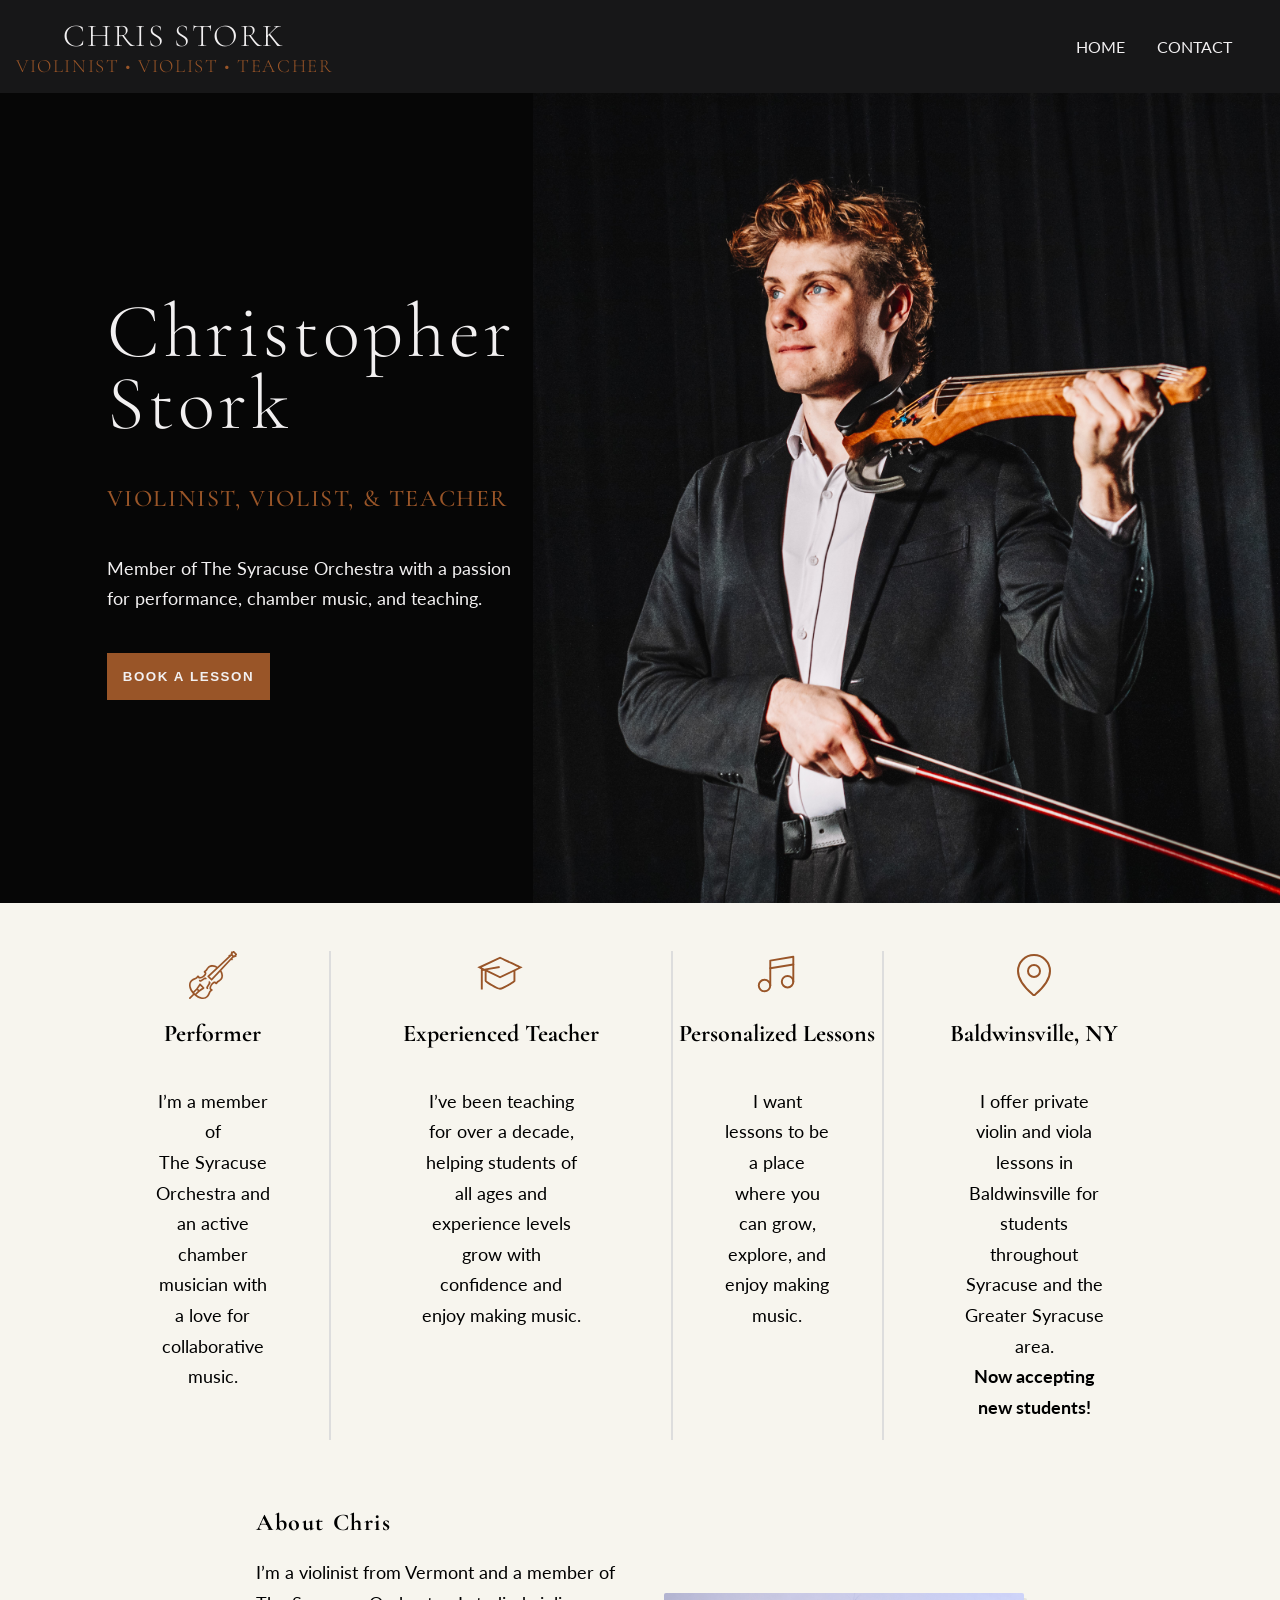
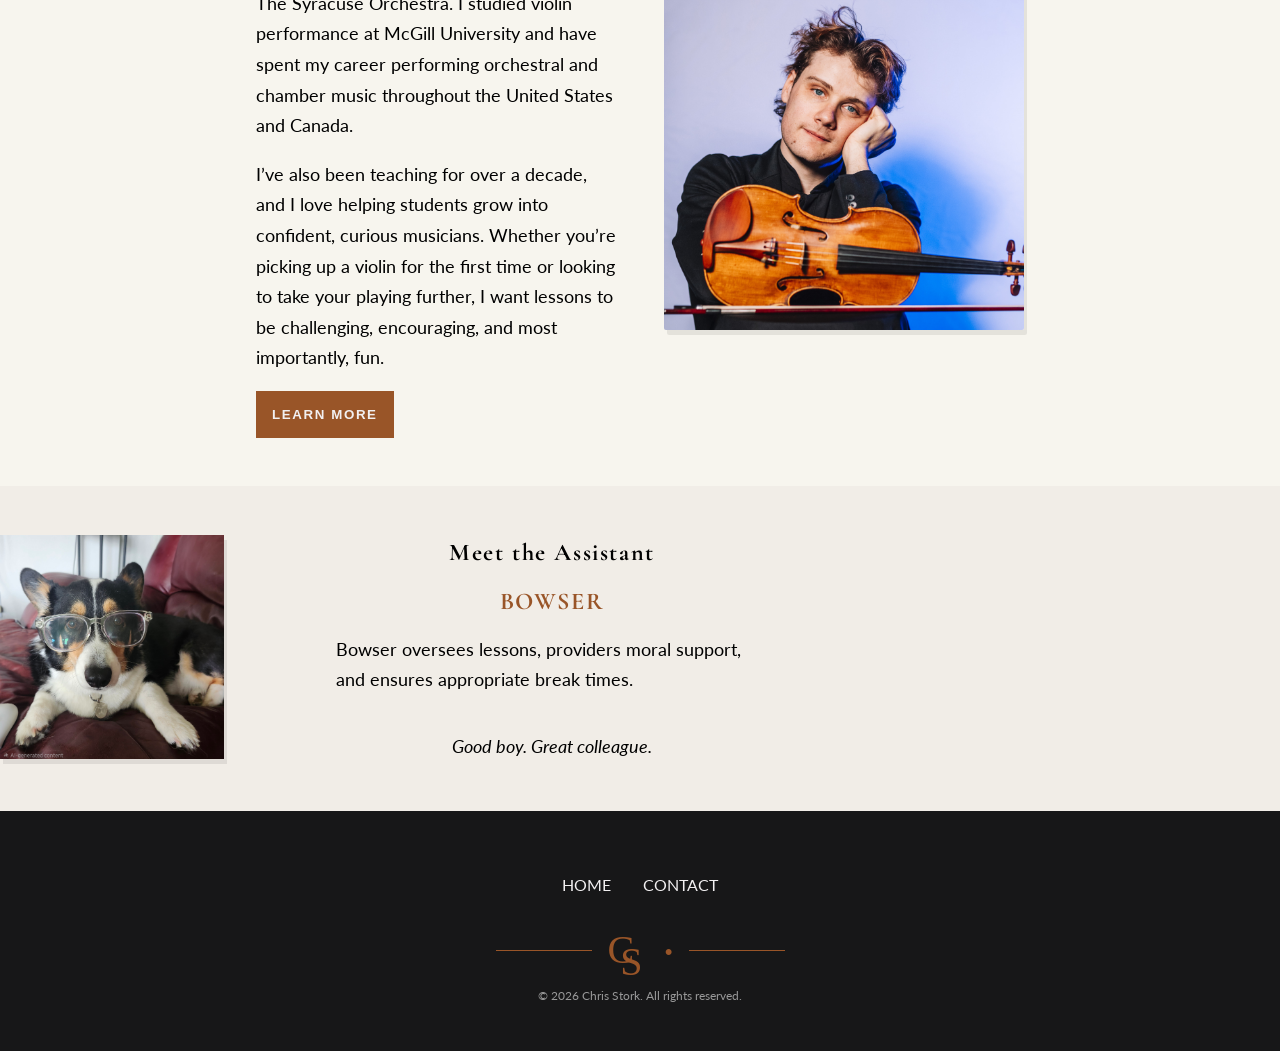
<file: index.html>
<!DOCTYPE html>
<html lang="en">

<head>
  <meta charset="UTF-8">
  <meta name="viewport" content="width=device-width, initial-scale=1.0">
  <meta http-equiv="X-UA-Compatible" content="ie=edge">
  <title>Chris Stork</title>
  <link rel="stylesheet" href="css/styles.css">
  <link rel="stylesheet" href="css/style.css">
  <link rel="preconnect" href="https://fonts.googleapis.com">
  <link rel="preconnect" href="https://fonts.gstatic.com" crossorigin>
  <link
    href="https://fonts.googleapis.com/css2?family=Cormorant+Garamond:wght@400;500;600;700&family=Lato:wght@300;400;700&display=swap"
    rel="stylesheet">
</head>

<body class="home-page">


  <header class="site-header" id="home">

    <div class="flex header">
      <div class="flex column align-center justify-center">
        <div class="header-brand">

          <span class="mobile-logo monogram">
            <span class="c">C</span>
            <span class="s">S</span>
          </span>

          <div class="mobile-name">
            CHRIS STORK
          </div>

          <div class="desktop-logo flex column align-center">
            <h1 class="margin-0 white lighter-font">CHRIS STORK</h1>
            <h3 id="header-subtitle" class="orange margin-0 lighter-font">
              Violinist • Violist • Teacher
            </h3>
          </div>

        </div>
      </div>
      <nav class="navbar flex">
        <a class="flex align-center" href="#home">Home</a>
        <a class="flex align-center" href="contact.html">Contact</a>
      </nav>

      <button class="menu-toggle" aria-label="Open navigation">
        <span></span>
        <span></span>
        <span></span>
      </button>
    </div>


  </header>

  <main>
    <main>

      <section class="hero flex">

        <div class="hero-text flex column justify-center">
          <div class="hero-content flex column ">
            <h1 class="white margin-0">
              Christopher<br>
              Stork
            </h1>
            <div class="accent-line"></div>
            <h2 class="orange margin-0">Violinist, Violist, & Teacher</h2>

            <p class="white">
              Member of The Syracuse Orchestra with
              a passion for performance, chamber music,
              and teaching.
            </p>

            <button class="white"><a href="contact.html">Book a Lesson</a></button>
          </div>
        </div>
        <div class="hero-photo">
          <img src="images/ChristopherStork-71-2.JPG" alt="Christopher Stork">
        </div>

      </section>

      <section class="flex gap3 column padding-top-3">
        <div class="width-100 flex justify-center">
          <div class="flex features">
            <div class="feature-controls">
              <button class="feature-prev" aria-label="Previous feature">‹</button>

              <div class="feature-dots">
                <button class="feature-dot active"></button>
                <button class="feature-dot"></button>
                <button class="feature-dot"></button>
              </div>

              <button class="feature-next" aria-label="Next feature">›</button>
            </div>
            <div class="feature flex align-center column active">
              <svg fill="#995528" version="1.1" id="Layer_1" xmlns="http://www.w3.org/2000/svg"
                xmlns:xlink="http://www.w3.org/1999/xlink" viewBox="0 0 512 512" xml:space="preserve" stroke="#995528">
                <g id="SVGRepo_bgCarrier" stroke-width="0"></g>
                <g id="SVGRepo_tracerCarrier" stroke-linecap="round" stroke-linejoin="round"></g>
                <g id="SVGRepo_iconCarrier">
                  <g>
                    <g>
                      <path
                        d="M512,36.623c0-2.892-1.127-5.613-3.172-7.658L483.032,3.168c-4.222-4.221-11.092-4.221-15.317,0.001l-5.024,5.024 l-0.252-0.252c-3.357-3.364-8.806-3.368-12.168-0.011c-3.364,3.357-3.37,8.806-0.013,12.17l0.264,0.265l-5.029,5.029 c-3.151,3.153-3.944,7.783-2.388,11.684l-5.832,5.453l-1.145-1.145c-3.362-3.36-8.809-3.36-12.169,0 c-3.36,3.36-3.36,8.808,0,12.168l0.737,0.737L304.204,166.934c-16.085-10.071-33.83-16.128-50.634-17.175 c-20.482-1.277-38.704,4.985-51.349,17.628c-10.245,10.243-17.316,19.916-22.224,30.401c-1.964,3.308-6.364,9.006-14.653,12.227 c-4.997,1.961-8.27,6.697-8.336,12.065c-0.067,5.342,3.048,10.139,7.946,12.253l0.464,0.208c0.295,0.166,0.6,0.315,0.916,0.445 c0.995,0.413,1.29,0.844,1.381,0.98c0.885,1.298,0.483,5.045-2.489,10.208c-3.837,6.666-10.84,13.758-19.222,19.465 c-8.363,5.706-17.521,9.626-25.125,10.756c-5.792,0.862-9.408-0.091-10.375-1.358c-0.179-0.32-1.023-1.899-3.234-7.051 c-1.96-4.547-6.397-7.461-11.34-7.461c-0.055,0-0.11,0-0.164,0.001c-5.002,0.065-9.437,3.107-11.295,7.748 c-1.509,3.766-3.698,7.098-6.506,9.907c-3.145,3.145-7.003,5.522-11.155,6.872c-19.29,6.262-35.258,15.344-46.179,26.264 c-18.372,18.373-24.765,44.834-18,74.512c5.578,24.467,19.611,49.614,39.785,71.593L2.997,496.839c-3.36,3.36-3.36,8.808,0,12.168 c1.681,1.681,3.884,2.521,6.085,2.521s4.405-0.84,6.085-2.521l39.417-39.417c21.974,20.172,47.12,34.205,71.589,39.779 c7.718,1.759,15.216,2.627,22.412,2.627c20.478,0,38.504-7.036,52.097-20.631c10.904-10.903,19.991-26.862,26.283-46.164 c2.595-8.006,8.703-14.448,16.751-17.672c1.597-0.637,3.006-1.561,4.183-2.74c2.877-2.877,4.135-7.005,3.366-11.044 c-0.766-4.016-3.472-7.385-7.269-9.028c-5.211-2.229-6.716-3.042-7.02-3.216c-3.419-2.514-2.443-18.133,9.39-35.513 c5.709-8.376,12.804-15.38,19.468-19.214c5.163-2.971,8.912-3.372,10.203-2.492c0.142,0.098,0.576,0.393,0.988,1.388 c0.13,0.312,0.278,0.616,0.443,0.909l0.189,0.431c2.112,4.92,6.909,8.048,12.274,7.98c5.364-0.07,10.097-3.343,12.064-8.352 c3.255-8.334,8.943-12.693,12.227-14.619c10.496-4.937,20.165-12.015,30.393-22.245c12.64-12.639,18.896-30.874,17.617-51.344 c-1.05-16.801-7.103-34.547-17.165-50.639l105.839-113.21l1.092,1.092c1.681,1.681,3.884,2.521,6.085,2.521 c2.202,0,4.405-0.84,6.085-2.521c3.36-3.36,3.36-8.808,0-12.168l-1.503-1.502l12.261-13.115c1.291,0.515,2.659,0.774,4.029,0.774 c2.773,0,5.547-1.056,7.659-3.167l5.019-5.019l0.263,0.263c1.681,1.681,3.883,2.521,6.085,2.521c2.202,0,4.404-0.84,6.084-2.521 c3.362-3.36,3.362-8.809,0.001-12.169l-0.263-0.264l5.029-5.029C510.874,42.237,512,39.516,512,36.623z M60.529,451.488 c-1.662-1.662-3.269-3.354-4.849-5.057l29.162-29.163l9.892,9.892l-29.163,29.163C63.872,454.748,62.185,453.145,60.529,451.488z M332.441,297.609c-8.876,8.877-17.086,14.906-25.835,18.974c-0.215,0.1-0.423,0.208-0.629,0.325 c-4.215,2.399-11.257,7.435-16.586,16.417c-1.073-1.232-2.292-2.318-3.654-3.249c-7.493-5.112-17.616-4.478-28.495,1.786 c-8.964,5.159-17.879,13.838-25.107,24.441c-16.628,24.426-18.693,49.989-4.828,59.445c0.263,0.179,0.571,0.379,0.98,0.615 c-8.321,5.673-14.568,13.886-17.693,23.52c-5.374,16.486-13.217,30.448-22.085,39.316c-17.993,17.992-41.757,17.213-58.516,13.394 c-17.13-3.904-34.768-12.64-51.207-25.149l33.592-33.592l48.223-32.021c2.15-1.427,3.546-3.745,3.802-6.313 c0.256-2.568-0.653-5.116-2.477-6.94l-38.505-38.504c-1.825-1.825-4.376-2.733-6.941-2.477c-2.568,0.257-4.885,1.652-6.312,3.802 l-32.02,48.223l-33.591,33.591c-12.509-16.441-21.246-34.078-25.15-51.208c-3.822-16.766-4.602-40.526,13.391-58.518 c8.878-8.879,22.843-16.714,39.327-22.066c6.724-2.188,12.952-6.016,18.006-11.071c2.047-2.047,3.885-4.265,5.505-6.638 c0.229,0.398,0.422,0.7,0.598,0.955c5.11,7.491,14.761,10.599,27.174,8.753c10.235-1.521,21.704-6.339,32.286-13.558 c10.601-7.218,19.284-16.132,24.446-25.101c6.263-10.881,6.9-20.999,1.788-28.497c-0.93-1.361-2.016-2.58-3.25-3.654 c8.931-5.298,13.987-12.324,16.411-16.537c0.127-0.221,0.246-0.449,0.352-0.68c4.039-8.736,10.061-16.945,18.951-25.835 c16.968-16.969,48.078-16.759,76.748-0.407l-91.452,85.499c-1.703,1.592-2.688,3.809-2.727,6.142s0.87,4.58,2.518,6.229 l35.501,35.501c1.615,1.615,3.804,2.521,6.085,2.521c0.048,0,0.096,0,0.145-0.001c2.333-0.039,4.548-1.023,6.142-2.727 l85.494-91.447C349.182,249.546,349.395,280.656,332.441,297.609z M95.906,403.992l22.784-34.313l23.633,23.632l-34.314,22.784 L95.906,403.992z M240.856,294.057l-22.916-22.916l236.09-220.717l7.546,7.546L240.856,294.057z M478.951,49.82l-16.774-16.774 l13.196-13.197l16.775,16.774L478.951,49.82z">
                      </path>
                    </g>
                  </g>
                  <g>
                    <g>
                      <path
                        d="M226.714,349.078c5.127-8.169,2.653-18.984-5.515-24.111c-4.026-2.526-9.336-1.311-11.863,2.713 c-2.526,4.025-1.313,9.336,2.713,11.863c0.131,0.083,0.17,0.255,0.088,0.384l-25.663,40.884 c-2.483,3.956-3.277,8.644-2.235,13.198c1.042,4.554,3.795,8.429,7.751,10.912c1.422,0.893,3.004,1.318,4.566,1.318 c2.863,0,5.662-1.428,7.296-4.032c2.526-4.025,1.311-9.336-2.713-11.862c-0.034-0.022-0.099-0.062-0.124-0.174 c-0.025-0.112,0.015-0.177,0.036-0.21L226.714,349.078z">
                      </path>
                    </g>
                  </g>
                  <g>
                    <g>
                      <path
                        d="M187.034,290.802c-2.484-3.957-6.36-6.709-10.913-7.751c-4.556-1.042-9.242-0.248-13.197,2.236l-40.884,25.663 c-0.033,0.022-0.1,0.062-0.211,0.036c-0.112-0.025-0.153-0.09-0.173-0.124c-2.526-4.026-7.837-5.241-11.863-2.713 c-4.025,2.526-5.24,7.837-2.713,11.862c2.484,3.957,6.36,6.709,10.913,7.751c1.308,0.298,2.625,0.446,3.934,0.446 c3.25,0,6.442-0.912,9.263-2.682l40.884-25.663c0.033-0.022,0.101-0.061,0.211-0.036c0.112,0.025,0.153,0.089,0.173,0.124 c2.528,4.026,7.837,5.24,11.863,2.713C188.346,300.139,189.561,294.828,187.034,290.802z">
                      </path>
                    </g>
                  </g>
                </g>
              </svg>
              <h2>Performer</h2>
              <p>I’m a member of <br>
                The Syracuse Orchestra and an active chamber musician with a love for collaborative music.</p>
            </div>

            <div class="feature flex align-center column">
              <svg xmlns="http://www.w3.org/2000/svg" viewBox="0 0 25 25" fill="#995528" stroke="#995528"
                stroke-width="0.00024000000000000003">
                <g id="SVGRepo_bgCarrier" stroke-width="0"></g>
                <g id="SVGRepo_tracerCarrier" stroke-linecap="round" stroke-linejoin="round" stroke="#CCCCCC"
                  stroke-width="0.048"></g>
                <g id="SVGRepo_iconCarrier">
                  <path
                    d="M17.673 5.606a3326.02 3326.02 0 0 1-5.671-2.674L.138 8.524l2.03.98L2 9.531V20h1v-9.626l.72-.124.28.135v5.288c0 .914 5.206 3.533 6.249 4.049a3.89   3.89 0 0 0 3.48-.026C20 16.486 20 15.895 20 15.673v-5.288l3.854-1.857s-3.8-1.801-6.181-2.922zM19 15.504a51.526 51.526 0 0 1-5.726 3.302 2.884 2.884 0 0   1-2.582.02A40.184 40.184 0 0 1 5 15.521v-4.655l7 3.373 7-3.373zm-7-2.373L5.416 9.958l6.469-1.115-.17-.987-7.85 1.354-1.403-.676 9.537-4.495c.825.393 8.523  4.014 9.542 4.494z">
                  </path>
                  <path fill="none" d="M0 0h24v24H0z"></path>
                </g>
              </svg>
              <h2>Experienced Teacher</h2>
              <p>I’ve been teaching for over a decade, helping students of all ages and experience levels grow with confidence and enjoy making music.</p>
            </div>

            <div class="feature flex align-center column">
              <svg xmlns="http://www.w3.org/2000/svg" viewBox="0 0 25 25" fill="none" stroke="#995528" stroke-width="1"
                stroke-linecap="round" stroke-linejoin="round" class="lucide lucide-music4-icon lucide-music-4">
                <path d="M9 18V5l12-2v13" />
                <path d="m9 9 12-2" />
                <circle cx="6" cy="18" r="3" />
                <circle cx="18" cy="16" r="3" />
              </svg>
              <h2>Personalized Lessons</h2>
              <p>I want lessons to be a place where you can grow, explore, and enjoy making music.</p>
            </div>

            <div class="feature flex align-center column">
              <svg xmlns="http://www.w3.org/2000/svg" viewBox="0 0 24 24" fill="none" stroke="#995528" stroke-width="1"
                stroke-linecap="round" stroke-linejoin="round" class="lucide lucide-map-pin-icon lucide-map-pin">
                <path
                  d="M20 10c0 4.993-5.539 10.193-7.399 11.799a1 1 0 0 1-1.202 0C9.539 20.193 4 14.993 4 10a8 8 0 0 1 16 0" />
                <circle cx="12" cy="10" r="3" />
              </svg>
              <h2>Baldwinsville, NY</h2>
              <p>I offer private violin and viola lessons in Baldwinsville for students throughout Syracuse and the
              Greater Syracuse area. <br>
              <b>Now accepting new students!</b>
              </p>
            </div>
          </div>
        </div>

        <div class="width-100 justify-center flex">
          <div class="flex paragraph-picture align-center">
            <div class="about">
              <h1>About Chris</h1>
              <div class="accent-line"></div>
              <p>I’m a violinist from Vermont and a member of The Syracuse Orchestra. I studied violin performance at McGill University and have spent my career performing orchestral and chamber music throughout the United States and Canada.</p>

              <p>I’ve also been teaching for over a decade, and I love helping students grow into confident, curious musicians. Whether you’re picking up a violin for the first time or looking to take your playing further, I want lessons to be challenging, encouraging, and most importantly, fun.</p>
              <button class="white"><a href="biography.html">Learn More</a></button>
            </div>
            <div class="about-picture">
              <img id="chris-about" class="box-shadow" src="images/ChristopherStork-21-2.jpg">
            </div>
          </div>

        </div>

        </div>

      </section>

      <section id="bowser" class="soft-brown margin-top-3 padding-top-2 padding-bottom-2">
        <div class="flex paragraph-picture align-center justify-self-center">
          <div class="smaller">
            <img src="images/bowser.jpg" id="bowser-pic" class="box-shadow">
          </div>
          <div class="flex column bigger bowser align-center">

            <h1 class="title">Meet the Assistant</h1>
            <h2 class="orange title margin-0">Bowser</h2>

            <p>
              Bowser oversees lessons, providers moral support,
              and ensures appropriate break times.
            </p>
            <p class="italic">Good boy. Great colleague.</p>
          </div>
        </div>
      </section>
    </main>
  </main>
  <script src="js/scripts.js"></script>
</body>

<footer class="footer">

  <div class="flex justify-center padding-2">
    <nav id="footer-nav" class="navbar flex justify-center">
      <a class="flex align-center" href="#home">Home</a>
      <a class="flex align-center" href="contact.html">Contact</a>
    </nav>
  </div>

  <div class="footer-logo">
    <span class="footer-line"></span>

    <span class="monogram">
      <span class="c">C</span>
      <span class="s">S</span>
    </span>

    <span class="footer-dot">•</span>
    <span class="footer-line"></span>
  </div>

  <p>© 2026 Chris Stork. All rights reserved.</p>

</footer>

</html>
</file>
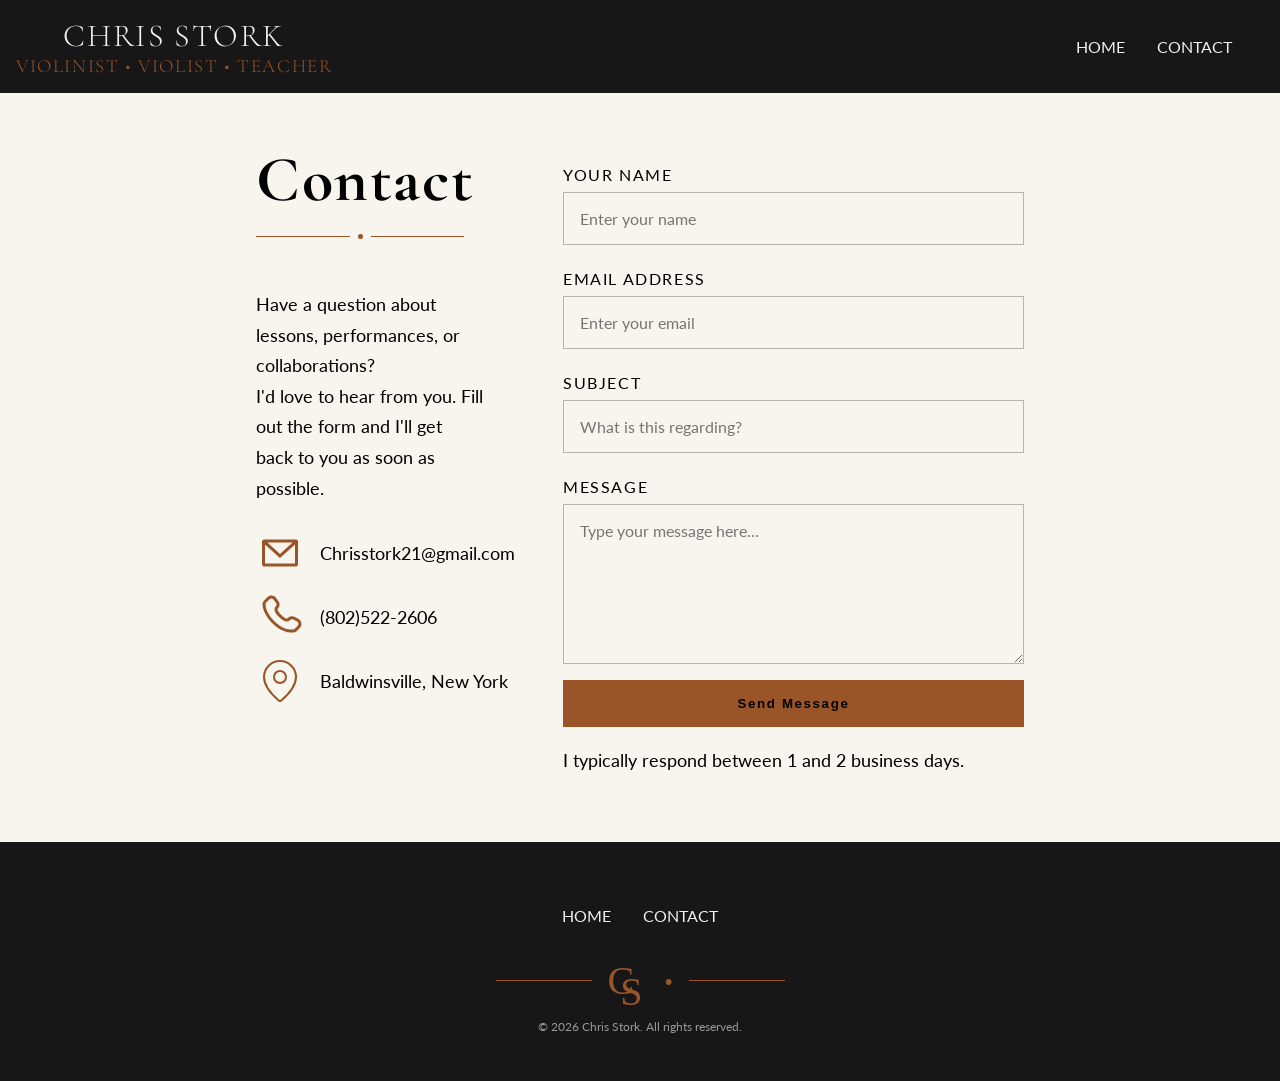
<file: contact.html>
<!doctype html>

<html lang="en">

<head>
    <meta charset="utf-8">
    <meta name="viewport" content="width=device-width, initial-scale=1">

    <title>Contact Chris</title>
    <meta name="description" content="A simple HTML5 Template for new projects.">
    <meta name="author" content="SitePoint">

    <meta property="og:title" content="A Basic HTML5 Template">
    <meta property="og:type" content="website">
    <meta property="og:url" content="https://www.sitepoint.com/a-basic-html5-template/">
    <meta property="og:description" content="A simple HTML5 Template for new projects.">
    <meta property="og:image" content="image.png">

    <link rel="stylesheet" href="css/styles.css">
    <link rel="stylesheet" href="css/style.css">
    <link rel="preconnect" href="https://fonts.googleapis.com">
    <link rel="preconnect" href="https://fonts.gstatic.com" crossorigin>
    <link
        href="https://fonts.googleapis.com/css2?family=Cormorant+Garamond:wght@400;500;600;700&family=Lato:wght@300;400;700&display=swap"
        rel="stylesheet">
</head>

<body>


    <header class="site-header" id="home">
        <div class="flex header">
            <div class="flex column align-center justify-center">
                <div class="header-brand">
                    <span class="mobile-logo monogram">
                        <span class="c">C</span>
                        <span class="s">S</span>
                    </span>
                    <div class="mobile-name">
                        CHRIS STORK
                    </div>
                    <div class="desktop-logo flex column align-center">
                        <h1 class="margin-0 white lighter-font">CHRIS STORK</h1>
                        <h3 id="header-subtitle" class="orange margin-0 lighter-font">
                            Violinist • Violist • Teacher
                        </h3>
                    </div>
                </div>
            </div>

            <nav class="navbar flex">
                <a class="flex align-center" href="index.html">Home</a>
                <a class="flex align-center" href="contact.html">Contact</a>
            </nav>
            <button class="menu-toggle" aria-label="Open navigation">
                <span></span>
                <span></span>
                <span></span>
            </button>
        </div>
    </header>


    <main>


        <div class="width-100 justify-center flex padding-top-3 padding-bottom-3">
            <div class="flex paragraph-picture">
                <div class="flex contact column">
                    <h1 class="contact-center">Contact</h1>
                    <div class="accent-line-dot contact-center">
                        <span></span>
                        <div></div>
                        <span></span>
                    </div>
                    <p id="contact-p">Have a question about lessons, performances, or collaborations? <br>
                        I'd love to hear from you. Fill
                        out
                        the form and I'll get back to you as soon as possible.</p>
                    <div class="flex column gap1">
                        <div class="flex contact-info align-center gap1">
                            <svg class="align-self-center" viewBox="0 0 24 24" fill="none"
                                xmlns="http://www.w3.org/2000/svg">
                                <g id="SVGRepo_bgCarrier" stroke-width="0"></g>
                                <g id="SVGRepo_tracerCarrier" stroke-linecap="round" stroke-linejoin="round"></g>
                                <g id="SVGRepo_iconCarrier">
                                    <path fill-rule="evenodd" clip-rule="evenodd"
                                        d="M3.75 5.25L3 6V18L3.75 18.75H20.25L21 18V6L20.25 5.25H3.75ZM4.5 7.6955V17.25H19.5V7.69525L11.9999 14.5136L4.5 7.6955ZM18.3099 6.75H5.68986L11.9999 12.4864L18.3099 6.75Z"
                                        fill="#995528"></path>
                                </g>
                            </svg>
                            <p class="margin-0">Chrisstork21@gmail.com</p>
                        </div>
                        <div class="flex contact-info align-center gap1">
                            <svg viewBox="0 0 24 24" fill="none" xmlns="http://www.w3.org/2000/svg">
                                <g id="SVGRepo_bgCarrier" stroke-width="0"></g>
                                <g id="SVGRepo_tracerCarrier" stroke-linecap="round" stroke-linejoin="round"></g>
                                <g id="SVGRepo_iconCarrier">
                                    <path fill-rule="evenodd" clip-rule="evenodd"
                                        d="M5.73268 2.043C6.95002 0.832583 8.95439 1.04804 9.9737 2.40962L11.2347 4.09402C12.0641 5.20191 11.9909 6.75032 11.0064 7.72923L10.7676 7.96665C10.7572 7.99694 10.7319 8.09215 10.76 8.2731C10.8232 8.6806 11.1635 9.545 12.592 10.9654C14.02 12.3853 14.8905 12.7253 15.3038 12.7887C15.4911 12.8174 15.5891 12.7906 15.6194 12.78L16.0274 12.3743C16.9026 11.5041 18.2475 11.3414 19.3311 11.9305L21.2416 12.9691C22.8775 13.8584 23.2909 16.0821 21.9505 17.4148L20.53 18.8273C20.0824 19.2723 19.4805 19.6434 18.7459 19.7119C16.9369 19.8806 12.7187 19.6654 8.28659 15.2584C4.14868 11.144 3.35462 7.556 3.25415 5.78817L4.00294 5.74562L3.25415 5.78817C3.20335 4.89426 3.62576 4.13796 4.16308 3.60369L5.73268 2.043ZM8.77291 3.30856C8.26628 2.63182 7.322 2.57801 6.79032 3.10668L5.22072 4.66737C4.8908 4.99542 4.73206 5.35695 4.75173 5.70307C4.83156 7.10766 5.47286 10.3453 9.34423 14.1947C13.4057 18.2331 17.1569 18.3536 18.6067 18.2184C18.9029 18.1908 19.1975 18.0369 19.4724 17.7636L20.8929 16.3511C21.4704 15.777 21.343 14.7315 20.5252 14.2869L18.6147 13.2484C18.0871 12.9616 17.469 13.0562 17.085 13.438L16.6296 13.8909L16.1008 13.359C16.6296 13.8909 16.6289 13.8916 16.6282 13.8923L16.6267 13.8937L16.6236 13.8967L16.6171 13.903L16.6025 13.9166C16.592 13.9262 16.5799 13.9367 16.5664 13.948C16.5392 13.9705 16.5058 13.9959 16.4659 14.0227C16.3858 14.0763 16.2801 14.1347 16.1472 14.1841C15.8764 14.285 15.5192 14.3392 15.0764 14.2713C14.2096 14.1384 13.0614 13.5474 11.5344 12.0291C10.0079 10.5113 9.41194 9.36834 9.2777 8.50306C9.20906 8.06061 9.26381 7.70331 9.36594 7.43225C9.41599 7.29941 9.47497 7.19378 9.5291 7.11389C9.5561 7.07405 9.58179 7.04074 9.60446 7.01368C9.6158 7.00015 9.6264 6.98817 9.63604 6.9777L9.64977 6.96312L9.65606 6.95666L9.65905 6.95363L9.66051 6.95217C9.66122 6.95146 9.66194 6.95075 10.1908 7.48258L9.66194 6.95075L9.94875 6.66556C10.3774 6.23939 10.4374 5.53194 10.0339 4.99297L8.77291 3.30856Z"
                                        fill="#995528"></path>
                                </g>
                            </svg>
                            <p class="margin-0">(802)522-2606</p>
                        </div>
                        <div class="flex contact-info align-center gap1">
                            <svg xmlns="http://www.w3.org/2000/svg" viewBox="0 0 24 24" fill="none" stroke="#995528"
                                stroke-width="1" stroke-linecap="round" stroke-linejoin="round"
                                class="lucide lucide-map-pin-icon lucide-map-pin">
                                <path
                                    d="M20 10c0 4.993-5.539 10.193-7.399 11.799a1 1 0 0 1-1.202 0C9.539 20.193 4 14.993 4 10a8 8 0 0 1 16 0" />
                                <circle cx="12" cy="10" r="3" />
                            </svg>
                            <p class="margin-0">Baldwinsville, New York</p>
                        </div>
                    </div>
                </div>

                <div class="flex form">
                    <form action="https://formspree.io/f/mppadgap" method="POST">

                        <label for="name">Your Name</label>
                        <input type="text" id="name" placeholder="Enter your name" name="name" required>

                        <label for="email">Email Address</label>
                        <input type="email" id="email" placeholder="Enter your email" name="email" required>

                        <label for="subject">Subject</label>
                        <input type="text" id="subject" placeholder="What is this regarding?" name="subject">

                        <label for="message">Message</label>
                        <textarea id="message" placeholder="Type your message here..." name="message"
                            required></textarea>

                        <button type="submit">Send Message</button>
                        <p>I typically respond between 1 and 2 business days.</p>
                    </form>
                </div>

            </div>
        </div>


    </main>

    <script src="js/scripts.js"></script>
</body>


<footer class="footer">

    <div class="flex justify-center padding-2">
        <nav id="footer-nav" class="navbar flex justify-center">
            <a class="flex align-center" href="index.html">Home</a>
            <a class="flex align-center" href="contact.html">Contact</a>
        </nav>
    </div>

    <div class="footer-logo">
        <span class="footer-line"></span>

        <span class="monogram">
            <span class="c">C</span>
            <span class="s">S</span>
        </span>

        <span class="footer-dot">•</span>
        <span class="footer-line"></span>
    </div>

    <p>© 2026 Chris Stork. All rights reserved.</p>

</footer>

</html>
</file>
<file: css/styles.css>
* {
  box-sizing: border-box;
}

html,
body {
    min-height: 100%;
}

body {
  min-height: 100vh;
  display: flex;
  flex-direction: column;
  margin: 0;
  padding: 0;
  background-color: #f7f5ee;
  height: 100%;
  font-family: "Lato", sans-serif;
}

main {
    flex: 1;
}

h1,
h2,
h3,
h4 {
  font-family: "Cormorant Garamond", serif;
  letter-spacing: 0.1rem;
}
p {
  font-size: 1.125rem;
  line-height: 1.7;
}

img,
picture,
video {
  max-width: 100%;
}

svg {
  height: 3rem;
}

button {
  background-color: #995528;
  border: none;
  padding: 1rem;
  letter-spacing: 0.1rem;
  width: fit-content;
  cursor: pointer;
  font-weight: 700;
  transition: 0.3s ease;
}

button:hover {
  background-color: #b56835;
}

/* -------------------------------------------
        +++++++ General Classes +++++++
    ------------------------------------------  */

.flex {
  display: flex;
}

.align-self-center {
  align-self: center;
}
.align-center {
  align-items: center;
}

.justify-center {
  justify-content: center;
}

.justify-self-center {
  justify-self: center;
}

.justify-space-between {
  justify-content: space-between;
}

.column {
  flex-direction: column;
}

.width-100 {
  width: 100%;
}
.width-85 {
  width: 85%;
}
.row {
  flex-direction: row;
}

.text-center {
  text-align: center;
}

.paragraph-picture {
  max-width: 60%;
  gap: 3rem;
}

.accent-dot {
  gap: 0.6rem;
  width: 12rem;
}

.accent-dot .line {
  height: 1px;
  background-color: #995528;
  flex: 1;
}

.accent-dot .dot {
  width: 5px;
  height: 5px;
  background-color: #995528;
  border-radius: 50%;
}

.accent-dot.accent-small {
  width: 4rem;
}

.orange {
  color: #995528;
}
.white {
  color: #f2f0f1;
}
.black {
  background-color: #060606;
}

.soft-brown {
  background-color: #f1ede7;
}

.padding-top-3 {
  padding-top: 3rem;
}

.padding-top-2 {
  padding-top: 2rem;
}

.padding-top {
  padding-top: 1rem;
}

.padding-3 {
  padding: 3rem;
}

.padding-2 {
  padding: 2rem;
}
.padding {
  padding: 1rem;
}

.padding-bottom-3 {
  padding-bottom: 3rem;
}

.padding-bottom-2 {
  padding-bottom: 2rem;
}
/*.title {
    letter-spacing: .1rem;
}
    */

.italic {
  font-style: italic;
}

.box-shadow {
  box-shadow: 3px 5px rgba(0, 0, 0, 0.08);
}

.gap3 {
  gap: 3rem;
}

.gap1 {
  gap: 1rem;
}

.margin-0 {
  margin: 0;
}

.margin-top-2 {
  margin-top: 2rem;
}

.margin-top-3 {
  margin-top: 3rem;
}
.lighter-font {
  font-weight: lighter;
}

/* CS monogram */

.monogram {
  position: relative;
  width: 2.5rem;
  height: 3rem;
  display: inline-block;

  color: #995528;
  font-family: serif;
  font-size: 2.5rem;
}

.monogram .c {
  position: absolute;
  left: 0;
  top: 0;
}

.monogram .s {
  position: absolute;
  left: 0.8rem;
  top: 0.7rem;
}

/* -------------------------------------------
        +++++++ Header/Nav Bar +++++++
    ------------------------------------------  */

.site-header {
  position: sticky;
  top: 0;
  z-index: 1000;
}

.header {
  background-color: #171718;
  padding: 1rem;
  gap: 0.6%;
  justify-content: space-between;
}

.header h3 {
  text-transform: uppercase;
}

.navbar {
  gap: 2rem;
  padding: 0rem 2rem;
}

.navbar a {
  position: relative;
  width: 5rem;
  transition: color 0.3s ease;
  width: fit-content;
}

a {
  text-decoration: none;
  outline-color: transparent;
  text-transform: uppercase;
}

a:link,
a:visited,
a:focus {
  color: #f2f0f1;
}

.navbar a:hover {
  color: #ad6333;
}

.navbar a::after {
  content: "";
  position: absolute;
  left: 0;
  bottom: 0.5rem;
  width: 100%;
  height: 2px;
  background-color: #995528;
  transform: scaleX(0);
  transition: transform 0.3s ease;
}

.navbar a:hover::after {
  transform: scaleX(1);
}

/* -------------------------------------------
        +++++++ Hero +++++++
    ------------------------------------------  */

.hero {
  background-color: #060606;
  height: 90vh;
}
.hero-text {
  flex: 1;
  min-width: 0;
  align-items: flex-end;
}

.hero-content {
  width: min(80%, 500px);
  height: 50%;
  justify-content: space-between;
}

.hero-photo {
  flex: 1.4;
}

.hero-photo img {
  height: 100%;
  object-fit: cover;
  object-position: center;
  display: block;
}

.hero-text h1 {
  letter-spacing: 0.25rem;
  font-size: clamp(3rem, 6vw, 5rem);
  line-height: 0.95;
  font-weight: lighter;
}

.hero-text h2 {
  text-transform: uppercase;
  font-weight: 500;
}



/* -------------------------------------------
        +++++++ Features/About +++++++
    ------------------------------------------  */

.feature:not(:last-child) {
  border-right: 2px solid #ddd; /* Fancy divider line for the features row */
}

.features {
  max-width: 85%;
}

.feature p {
  width: 50%;
  text-align: center;
}

.feature h2 {
  letter-spacing: normal;
}

.about {
  flex: 1;
}
.about-picture {
  flex: 1;
}

/* -------------------------------------------
        +++++++ Assistant Bowser +++++++
    ------------------------------------------  */

#chris-about {
  border-radius: 2px;
}

#bowser h2 {
  text-transform: uppercase;
}

#bowser-pic {
  width: 14rem;
  height: 14rem;
  object-fit: cover;
}

/* -------------------------------------------
        +++++++ Contact +++++++
    ------------------------------------------  */

form {
  flex-direction: column;
  display: flex;
  width: 100%;
}

.form {
  flex: 1;
}

label {
  text-transform: uppercase;
  letter-spacing: 0.1rem;
  margin-bottom: 0.5rem;
  margin-top: 1.5rem;
}

.form input,
.form textarea {
  padding: 1rem;
  font-size: 1rem;
  border: 1px solid #b8b3ad;
  background-color: transparent;
  font-family: inherit;
}

.form textarea {
  min-height: 10rem;
  resize: vertical;
}

.form input:focus,
.form textarea:focus {
  outline: none;
  border-color: #995528;
}

.contact {
  flex: 0.5;
}

#contact-p {
  padding: 2rem 2rem 0.5rem 0;
}

.contact h1 {
  font-size: clamp(3rem, 6vw, 4rem);
  padding: 0 0 1rem 0;
  margin: 0;
  font-weight: 700;
}

.accent-line-dot {
  display: flex;
  align-items: center;
  gap: 0.5rem;
  width: 13rem;
}

.accent-line-dot span {
  height: 1px;
  background-color: #995528;
  flex: 1;
}

.accent-line-dot div {
  width: 5px;
  height: 5px;
  background-color: #995528;
  border-radius: 50%;
}

.form button {
  width: 100%;
  margin-top: 1rem;
}

/* -------------------------------------------
        +++++++ Biography +++++++
    ------------------------------------------  */

#chris-bio {
  overflow: hidden;
}

.bigger {
  flex: 1.5;
}

.smaller {
  flex: 1;
}

.bio {
  background-color: #060606;
  margin-bottom: 2rem;
}

.bio h1 {
  text-transform: uppercase;
  font-weight: 400;
  font-size: clamp(3rem, 6vw, 3rem);
  margin: 1rem;
}

.bio h2 {
  font-style: italic;
}

/* -------------------------------------------
        +++++++ Media +++++++
    ------------------------------------------  */

.video-grid {
  display: grid;
  grid-template-columns: repeat(2, 1fr);
  gap: 3rem 2rem;
}

.youtube-video {
  width: 100%;
  aspect-ratio: 16 / 9;
}

.video-card h2 {
  margin-top: 1rem;
  margin-bottom: 0.4rem;
  letter-spacing: normal;
}

.video-card p {
  margin: 0;
}

/* -------------------------------------------
            +++++++ LESSONS/FAQ +++++++
    ------------------------------------------  */
.faq-section {
    padding: 80px 20px;
    background-color: #f8f5f0;
}

.faq-container {
    max-width: 900px;
    margin: 0 auto;
}

.faq-section .section-heading {
    text-align: center;
    margin-bottom: 40px;
}

.faq-item {
    border-bottom: 1px solid #d6cec3;
}

.faq-item:first-child {
    border-top: 1px solid #d6cec3;
}

.faq-item summary {
    position: relative;
    padding: 22px 45px 22px 0;

    font-size: 1.05rem;
    font-weight: 600;

    cursor: pointer;
    list-style: none;
}

/* Removes default arrow */
.faq-item summary::-webkit-details-marker {
    display: none;
}

/* Plus sign */
.faq-item summary::after {
    content: "+";
    position: absolute;
    right: 5px;
    top: 50%;
    transform: translateY(-50%);

    font-size: 1.5rem;
    font-weight: 300;
    color: #b58a50;
}

/* Change + to − when open */
.faq-item[open] summary::after {
    content: "−";
}

.faq-item p {
    margin: 0;
    padding: 0 45px 22px 0;

    line-height: 1.7;
    color: #555;
}


/* -------------------------------------------
        +++++++ Footer +++++++
    ------------------------------------------  */

.footer {
  background-color: #171718;
  padding: 2rem 0;
  text-align: center;
}

.footer-logo {
  display: flex;
  justify-content: center;
  align-items: center;
  gap: 1rem;
}

.footer-line {
  width: 6rem;
  height: 1px;
  background-color: #995528;
}

.footer-dot {
  color: #995528;
  font-size: 1rem;
}

/* Copyright */

.footer p {
  color: #999;
  font-size: 0.75rem;
  margin-top: 0.75rem;
}

.footer a::after {
  content: "";
  position: absolute;
  left: 0;
  bottom: -1rem;
  width: 100%;
  height: 2px;
  background-color: #995528;
  transform: scaleX(0);
  transition: transform 0.3s ease;
}
</file>
<file: css/style.css>
.menu-toggle {
  display: none;
}
.mobile-logo,
.mobile-name {
  display: none;
}

.feature-controls {
  display: none;
}

@media (max-width: 768px) {
  /* -------------------------------------------
              +++++++ HEADER +++++++
    ------------------------------------------  */
  .container {
    width: 90%;
    margin: 0 auto;
    display: flex;
    justify-content: space-between;
    align-items: center;
  }

  html,
  body {
    width: 100%;
    margin: 0;
    padding: 0;
    overflow-x: hidden;
  }

  #header-subtitle {
    display: none;
  }

  .home-page .mobile-name {
    display: none;
  }

  .site-header,
  .header,
  .hero,
  .hero-text,
  .hero-photo {
    width: 100%;
    max-width: none;
  }

  .desktop-logo {
    display: none;
  }

  .mobile-logo {
    display: inline-block;
  }

  .header-brand {
    display: flex;
    flex-direction: column;
    align-items: center;
    gap: 7px;
  }

  .mobile-name {
    display: block;
    color: white;
    font-family: "Cormorant Garamond", serif;
    font-size: 1.25rem;
    letter-spacing: 0.08em;
  }

  .site-header .navbar {
    display: none;
    position: absolute;
    top: 100%;
    left: 0;
    width: 100%;
    padding: 1rem 0;
    gap: 0;
    flex-direction: column;
    align-items: center;
    background-color: #1f2026;
    z-index: 1000;
  }
  
  .monogram {
    width: 42px;
    height: 42px;
    font-size: 2.2rem;
  }

  .site-header .navbar.active {
    display: flex;
  }

  .site-header .navbar a {
    width: 100%;
    justify-content: center;
    padding: 1rem 0;
    color: #f2f0f1;
  }

  .site-header .navbar a::after {
    display: none;
  }

  .site-header h1 {
    font-size: 1.4rem;
    letter-spacing: 0.08em;
    white-space: nowrap;
    margin: 0;
  }

  .menu-toggle {
    display: flex;
    flex-direction: column;
    justify-content: center;
    gap: 6px;
    background: none;
    border: none;
    cursor: pointer;
  }

  .menu-toggle span {
    display: block;
    width: 28px;
    height: 2px;
    background-color: #f2f0f1;
  }

  .menu-toggle span {
    width: 28px;
    height: 2px;
    background-color: #f2f0f1;
  }

  .logo {
    white-space: nowrap;
  }

  /* -------------------------------------------
              +++++++ HERO +++++++
    ------------------------------------------  */
  .hero {
    position: relative;
    display: block;
    height: calc(100vh - 70px);
    min-height: 650px;
    overflow: hidden;
  }

  /* Photo fills the entire hero */
  .hero-photo {
    position: absolute;
    inset: 0;
    width: 100%;
    height: 100%;
  }

  .hero-photo img {
    width: 100%;
    height: 100%;
    object-fit: cover;
    object-position: 38% center;
  }

  /* Dark gradient over the photo */
  .hero-photo::after {
    content: "";
    position: absolute;
    inset: 0;
    background: linear-gradient(
      to bottom,
      rgba(0, 0, 0, 0.05) 0%,
      rgba(0, 0, 0, 0.15) 30%,
      rgba(0, 0, 0, 0.55) 60%,
      rgba(0, 0, 0, 0.9) 100%
    );
    pointer-events: none;
  }

  /* Text sits on top of photo */
  .hero-text {
    position: relative;
    z-index: 2;
    width: 100%;
    height: 100%;
    min-height: 0;
    display: flex;
    align-items: flex-end;
    padding-top: 16rem;
    box-sizing: border-box;
    background: transparent;
  }

  .hero-content {
    width: 82%;
    max-width: 320px;
    margin: 0 auto;
    text-align: left;

    /* Extra gradient directly behind text */
    background: linear-gradient(
      to right,
      rgba(0, 0, 0, 0.75),
      rgba(0, 0, 0, 0.3),
      rgba(0, 0, 0, 0)
    );
    padding: 1.5rem;
    box-sizing: border-box;
  }

  .hero-text h1 {
    font-size: 2.5rem;
    line-height: 1;
    margin: 0 0 1rem;
    color: white;
  }

  .hero-text h2 {
    font-size: 0.95rem;
    line-height: 1.5;
    margin: 0 0 1rem;
    color: #995528;
  }

  .hero-text p {
    max-width: 30ch;
    margin: 0 0 1.5rem;
    font-size: 1rem;
    line-height: 1.6;
    color: white;
  }

  .accent-line {
    margin-left: 0;
    margin-right: 0;
  }

  /* -------------------------------------------
            +++++++ FEATURES +++++++
    ------------------------------------------  */

  .features {
    width: 100%;
    overflow: hidden;
    position: relative;
    flex-direction: column-reverse;
  }

  .feature {
    display: none;
    width: 100%;
    padding: 2rem;
    box-sizing: border-box;
    text-align: center;
    border-right: 2px solid #ddd;
    border-left: 2px solid #ddd; /* Fancy divider line for the features row */
  }

  .feature.active {
    display: flex;
  }

  .feature svg {
    width: 55px;
    height: 55px;
    margin-bottom: 1rem;
  }

  .feature h2 {
    margin-bottom: 1rem;
  }

  .feature p {
    margin: 0 auto;
    line-height: 1.6;
    width: 100%;
  }

  .feature-controls {
    display: flex;
    justify-content: center;
    align-items: center;
    gap: 1rem;
    padding-bottom: 2rem;
  }

  .feature-prev,
  .feature-next {
    border: none;
    background: none;
    font-size: 2rem;
    cursor: pointer;
    color: #995528;
  }

  .feature-dots {
    display: flex;
    gap: 0.5rem;
  }

  .feature-dot {
    width: 8px;
    height: 8px;
    padding: 0;
    border: none;
    border-radius: 50%;
    background-color: #ccc;
  }

  .feature-dot.active {
    background-color: #995528;
  }
  .paragraph-picture {
    flex-direction: column;
    width: 82%;
    max-width: 400px;
    margin: 0 auto;
    gap: 2rem;
  }

  /* -------------------------------------------
            +++++++ ABOUT +++++++
    ------------------------------------------  */

  .about {
    width: 100%;
    flex: none;
  }

  .about h1 {
    text-align: center;
    margin-top: 0;
  }

  .about p {
    width: 100%;
    line-height: 1.7;
  }

  .about button {
    display: block;
    margin: 1.5rem auto 0;
  }

  .about-picture {
    width: 100%;
    flex: none;
    display: flex;
    justify-content: center;
  }

  .about-picture img {
    width: 100%;
    max-width: 350px;
    height: auto;
  }

  /* -------------------------------------------
            +++++++ MEDIA +++++++
    ------------------------------------------  */

  .video-grid {
    display: grid;
    grid-template-columns: 1fr;
    gap: 2rem;
    width: 100%;
  }

  .video-card {
    width: 100%;
    max-width: 100%;
    min-width: 0;
    overflow: hidden;
  }

  .youtube-video {
    display: block;
    width: 100%;
    max-width: 100%;
    aspect-ratio: 16 / 9;
    border: 0;
    margin-left: auto;
    margin-right: auto;
  }

  .video-card h2,
  .video-card p {
    width: 100%;
    max-width: 100%;
    box-sizing: border-box;
  }

  .video-card h2 {
    font-size: 1.4rem;
    line-height: 1.2;
    margin-top: 1rem;
    margin-bottom: 0.5rem;
  }

  .video-card p {
    line-height: 1.6;
  }

  .media-section {
    width: 100%;
    padding: 0 1.5rem;
    box-sizing: border-box;
    overflow: hidden;
  }

  .media-section h1 {
    max-width: 70%;
    text-align: center;
  }
 /* -------------------------------------------
            +++++++ LESSONS/FAQ +++++++
    ------------------------------------------  */
  .teaching {
    flex-direction: column;
    gap:0;

  
  }

  /* -------------------------------------------
            +++++++ LESSONS/FAQ +++++++
    ------------------------------------------  */
  .contact-center {
    align-self: center;
  }
  
  /* -------------------------------------------
            +++++++ FOOTER +++++++
    ------------------------------------------  */

  #footer-nav {
    flex-wrap: wrap;
  }

  #footer-nav a {
    font-size: smaller;
  }
}
</file>
